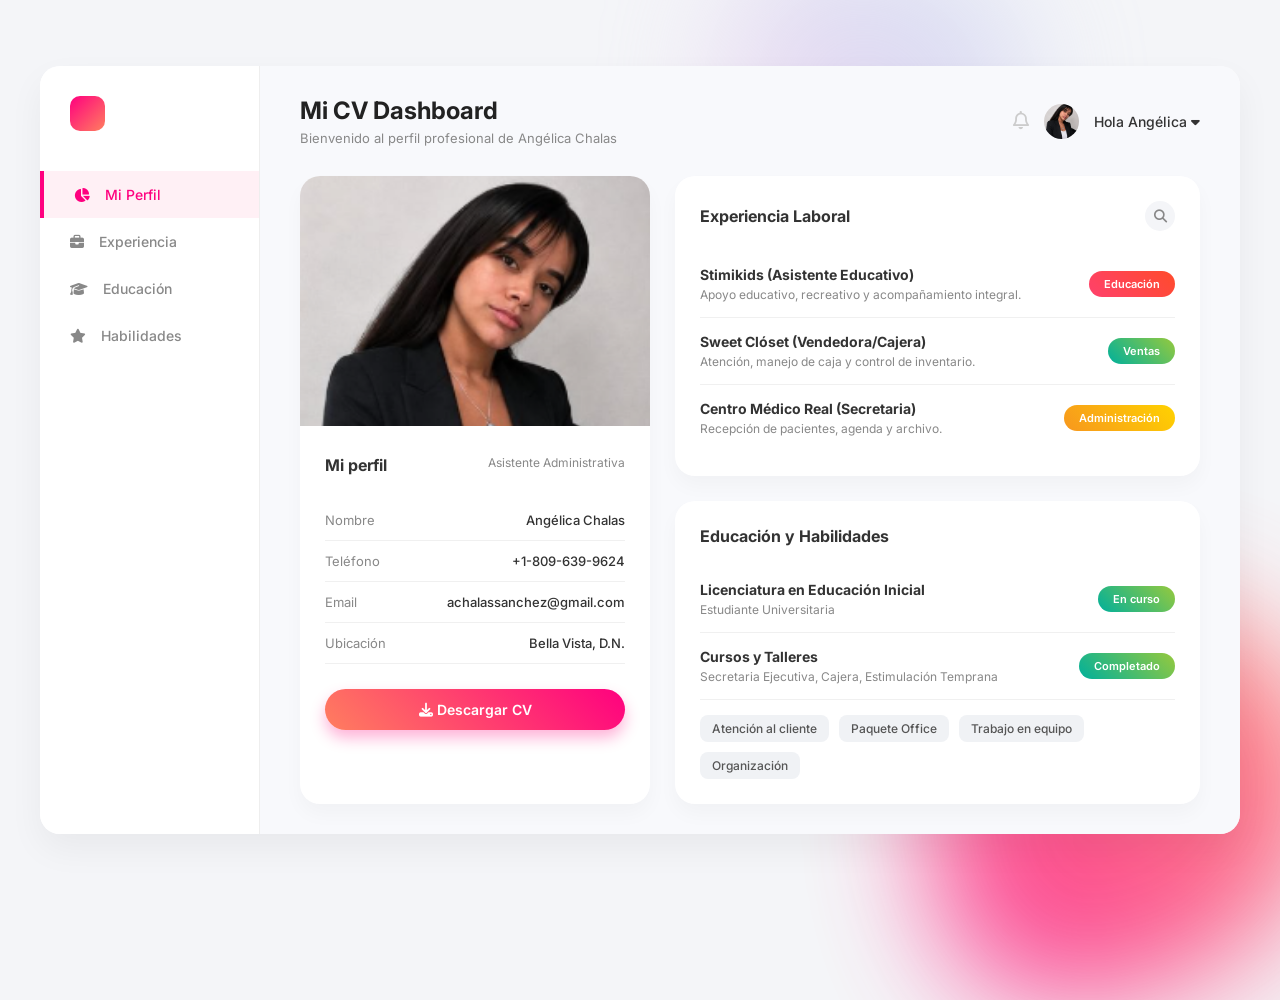
<file: Marcelo_Alarcón_CV/index.html>
<!DOCTYPE html>
<html lang="es">
<head>
    <meta charset="UTF-8">
    <meta name="viewport" content="width=device-width, initial-scale=1.0">
    <title>CV Dashboard - Angélica Chalas</title>
    <link rel="stylesheet" href="style.css">
    <link rel="stylesheet" href="https://cdnjs.cloudflare.com/ajax/libs/font-awesome/6.4.0/css/all.min.css">
    <link href="https://fonts.googleapis.com/css2?family=Inter:wght@300;400;500;600;700&display=swap" rel="stylesheet">
</head>
<body>

    <div class="bg-shape shape-1"></div>
    <div class="bg-shape shape-2"></div>

    <div class="dashboard-container">
        
        <aside class="sidebar">
            <div class="logo">
                <div class="logo-icon"></div>
            </div>
            <nav class="nav-menu">
                <a href="#" class="nav-item active"><i class="fa-solid fa-chart-pie"></i> Mi Perfil</a>
                <a href="#" class="nav-item"><i class="fa-solid fa-briefcase"></i> Experiencia</a>
                <a href="#" class="nav-item"><i class="fa-solid fa-graduation-cap"></i> Educación</a>
                <a href="#" class="nav-item"><i class="fa-solid fa-star"></i> Habilidades</a>
            </nav>
        </aside>

        <main class="main-content">
            
            <header class="top-header">
                <div>
                    <h1>Mi CV Dashboard</h1>
                    <p>Bienvenido al perfil profesional de Angélica Chalas</p>
                </div>
                <div class="user-profile-mini">
                    <i class="fa-regular fa-bell"></i>
                    <img src="foto.png" alt="Miniatura">
                    <span>Hola Angélica <i class="fa-solid fa-caret-down"></i></span>
                </div>
            </header>

            <div class="cards-grid">
                
                <div class="card profile-card">
                    <div class="profile-image-container">
                        <img src="foto.png" alt="Angélica Chalas">
                    </div>
                    
                    <div class="profile-info">
                        <div class="profile-header-text">
                            <h2>Mi perfil</h2>
                            <span class="status">Asistente Administrativa</span>
                        </div>
                        
                        <div class="info-row">
                            <span class="label">Nombre</span>
                            <span class="value">Angélica Chalas</span>
                        </div>
                        <div class="info-row">
                            <span class="label">Teléfono</span>
                            <span class="value">+1-809-639-9624</span>
                        </div>
                        <div class="info-row">
                            <span class="label">Email</span>
                            <span class="value">achalassanchez@gmail.com</span>
                        </div>
                        <div class="info-row">
                            <span class="label">Ubicación</span>
                            <span class="value">Bella Vista, D.N.</span>
                        </div>

                        <div class="action-container">
                            <button id="downloadBtn" class="btn-gradient">
                                <i class="fa-solid fa-download"></i> Descargar CV
                            </button>
                        </div>
                    </div>
                </div>

                <div class="card experience-card">
                    <div class="card-header">
                        <h2>Experiencia Laboral</h2>
                        <button class="btn-icon"><i class="fa-solid fa-magnifying-glass"></i></button>
                    </div>
                    
                    <div class="list-item">
                        <div class="item-details">
                            <strong>Stimikids (Asistente Educativo)</strong>
                            <p>Apoyo educativo, recreativo y acompañamiento integral.</p>
                        </div>
                        <span class="badge badge-pink">Educación</span>
                    </div>

                    <div class="list-item">
                        <div class="item-details">
                            <strong>Sweet Clóset (Vendedora/Cajera)</strong>
                            <p>Atención, manejo de caja y control de inventario.</p>
                        </div>
                        <span class="badge badge-green">Ventas</span>
                    </div>

                    <div class="list-item">
                        <div class="item-details">
                            <strong>Centro Médico Real (Secretaria)</strong>
                            <p>Recepción de pacientes, agenda y archivo.</p>
                        </div>
                        <span class="badge badge-orange">Administración</span>
                    </div>
                </div>

                <div class="card education-card">
                    <div class="card-header">
                        <h2>Educación y Habilidades</h2>
                    </div>

                    <div class="list-item">
                        <div class="item-details">
                            <strong>Licenciatura en Educación Inicial</strong>
                            <p>Estudiante Universitaria</p>
                        </div>
                        <span class="badge badge-green">En curso</span>
                    </div>

                    <div class="list-item">
                        <div class="item-details">
                            <strong>Cursos y Talleres</strong>
                            <p>Secretaria Ejecutiva, Cajera, Estimulación Temprana</p>
                        </div>
                        <span class="badge badge-green">Completado</span>
                    </div>
                    
                    <div class="skills-tags">
                        <span class="tag">Atención al cliente</span>
                        <span class="tag">Paquete Office</span>
                        <span class="tag">Trabajo en equipo</span>
                        <span class="tag">Organización</span>
                    </div>
                </div>

            </div>
        </main>
    </div>

    <script src="script.js"></script>
</body>
</html>
</file>
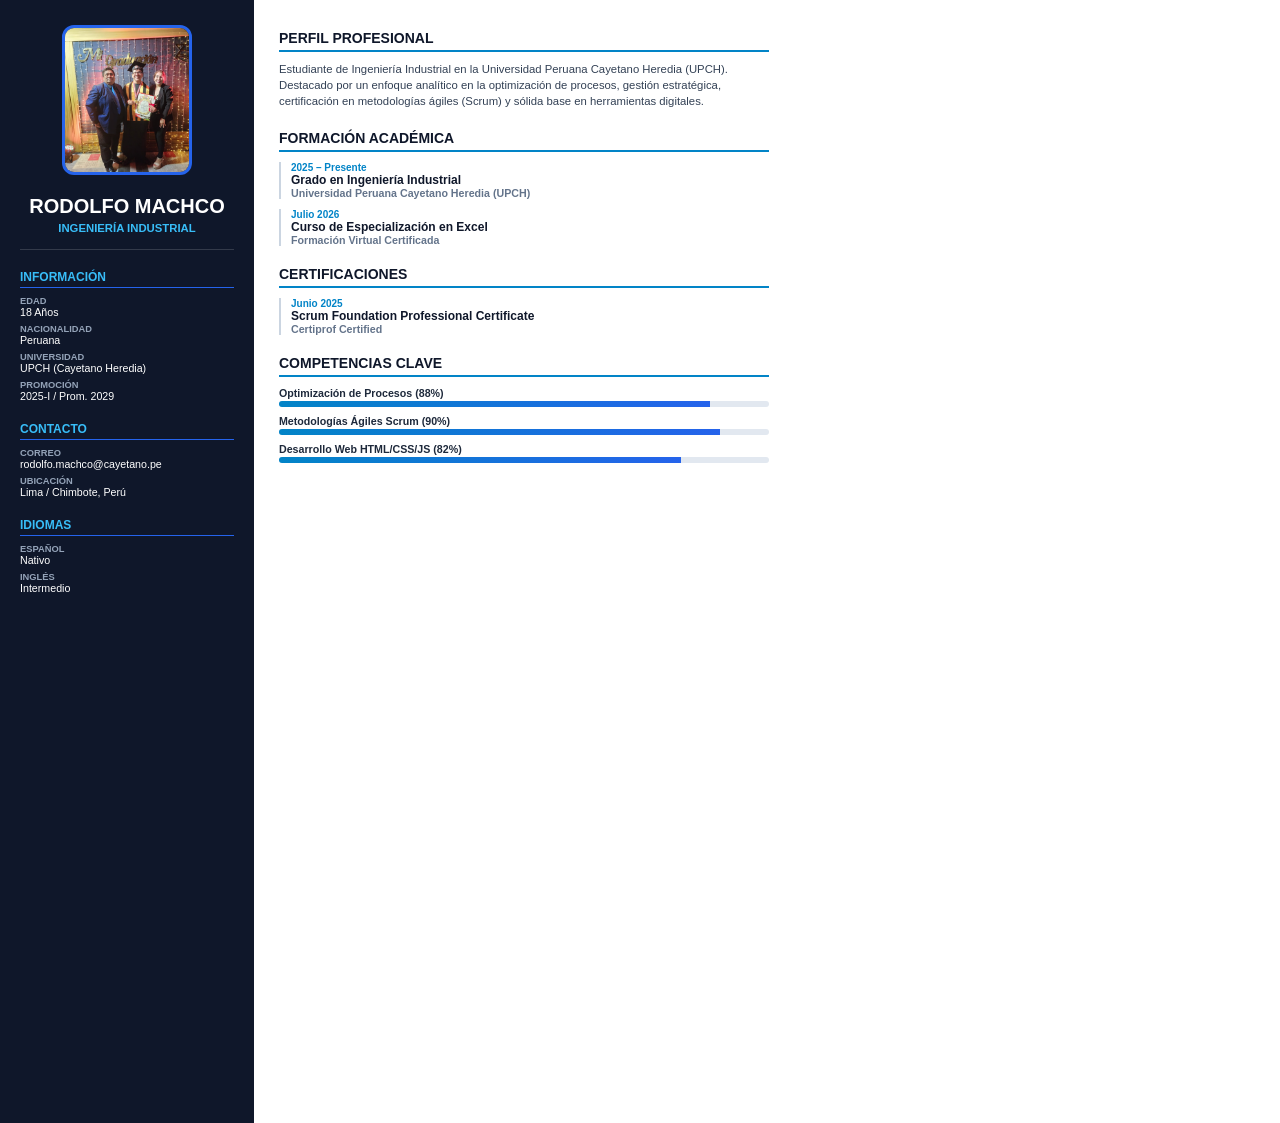
<file: AARON_CV/generar_cv.html>
<!DOCTYPE html>
<html lang="es">
<head>
    <meta charset="UTF-8">
    <title>CV Rodolfo Machco Cueva</title>
    <style>
        @page { size: A4; margin: 0; }
        * { box-sizing: border-box; margin: 0; padding: 0; font-family: 'Segoe UI', Tahoma, Geneva, Verdana, sans-serif; }
        body { background: #ffffff; color: #1e293b; }
        .cv-container { width: 210mm; min-height: 297mm; display: flex; }
        .left-col { width: 32%; background-color: #0f172a; color: #ffffff; padding: 25px 20px; }
        .right-col { width: 68%; background-color: #ffffff; padding: 30px 25px; }
        .photo-box { width: 130px; height: 150px; margin: 0 auto 20px auto; border-radius: 12px; overflow: hidden; border: 3px solid #2563eb; }
        .photo-box img { width: 100%; height: 100%; object-fit: cover; }
        .name-title { text-align: center; margin-bottom: 20px; border-bottom: 1px solid rgba(255,255,255,0.15); padding-bottom: 15px; }
        .name-title h1 { font-size: 15pt; font-weight: 800; color: #ffffff; text-transform: uppercase; }
        .name-title p { font-size: 8.5pt; color: #38bdf8; font-weight: 600; text-transform: uppercase; margin-top: 4px; }
        .sidebar-section { margin-bottom: 20px; }
        .sidebar-title { font-size: 9pt; font-weight: 800; color: #38bdf8; text-transform: uppercase; border-bottom: 1.5px solid #2563eb; padding-bottom: 3px; margin-bottom: 8px; }
        .sidebar-item { font-size: 8pt; margin-bottom: 6px; }
        .sidebar-item label { display: block; font-size: 7pt; color: #94a3b8; text-transform: uppercase; font-weight: 700; }
        .main-section { margin-bottom: 20px; }
        .main-title { font-size: 10.5pt; font-weight: 800; color: #0f172a; text-transform: uppercase; border-bottom: 2px solid #0284c7; padding-bottom: 4px; margin-bottom: 10px; }
        .profile-p { font-size: 8.5pt; line-height: 1.4; color: #334155; }
        .timeline-item { margin-bottom: 10px; padding-left: 10px; border-left: 2px solid #cbd5e1; }
        .timeline-date { font-size: 7.5pt; font-weight: 800; color: #0284c7; }
        .timeline-title { font-size: 9pt; font-weight: 700; color: #0f172a; }
        .timeline-sub { font-size: 8pt; color: #64748b; font-weight: 600; }
        .skill-bar-item { margin-bottom: 8px; }
        .skill-label { font-size: 8pt; font-weight: 700; color: #1e293b; margin-bottom: 2px; }
        .bar-bg { height: 6px; background-color: #e2e8f0; border-radius: 3px; overflow: hidden; }
        .bar-fill { height: 100%; background: linear-gradient(90deg, #0284c7, #2563eb); }
    </style>
</head>
<body>
    <div class="cv-container">
        <div class="left-col">
            <div class="photo-box">
                <img src="perfil_graduacion.jpg" onerror="this.onerror=null; this.src='perfil_graduacion.png';" alt="Rodolfo Machco">
            </div>
            <div class="name-title">
                <h1>Rodolfo Machco</h1>
                <p>Ingeniería Industrial</p>
            </div>
            <div class="sidebar-section">
                <div class="sidebar-title">Información</div>
                <div class="sidebar-item"><label>Edad</label><span>18 Años</span></div>
                <div class="sidebar-item"><label>Nacionalidad</label><span>Peruana</span></div>
                <div class="sidebar-item"><label>Universidad</label><span>UPCH (Cayetano Heredia)</span></div>
                <div class="sidebar-item"><label>Promoción</label><span>2025-I / Prom. 2029</span></div>
            </div>
            <div class="sidebar-section">
                <div class="sidebar-title">Contacto</div>
                <div class="sidebar-item"><label>Correo</label><span>rodolfo.machco@cayetano.pe</span></div>
                <div class="sidebar-item"><label>Ubicación</label><span>Lima / Chimbote, Perú</span></div>
            </div>
            <div class="sidebar-section">
                <div class="sidebar-title">Idiomas</div>
                <div class="sidebar-item"><label>Español</label><span>Nativo</span></div>
                <div class="sidebar-item"><label>Inglés</label><span>Intermedio</span></div>
            </div>
        </div>
        <div class="right-col">
            <div class="main-section">
                <div class="main-title">Perfil Profesional</div>
                <p class="profile-p">Estudiante de Ingeniería Industrial en la Universidad Peruana Cayetano Heredia (UPCH). Destacado por un enfoque analítico en la optimización de procesos, gestión estratégica, certificación en metodologías ágiles (Scrum) y sólida base en herramientas digitales.</p>
            </div>
            <div class="main-section">
                <div class="main-title">Formación Académica</div>
                <div class="timeline-item">
                    <div class="timeline-date">2025 – Presente</div>
                    <div class="timeline-title">Grado en Ingeniería Industrial</div>
                    <div class="timeline-sub">Universidad Peruana Cayetano Heredia (UPCH)</div>
                </div>
                <div class="timeline-item">
                    <div class="timeline-date">Julio 2026</div>
                    <div class="timeline-title">Curso de Especialización en Excel</div>
                    <div class="timeline-sub">Formación Virtual Certificada</div>
                </div>
            </div>
            <div class="main-section">
                <div class="main-title">Certificaciones</div>
                <div class="timeline-item">
                    <div class="timeline-date">Junio 2025</div>
                    <div class="timeline-title">Scrum Foundation Professional Certificate</div>
                    <div class="timeline-sub">Certiprof Certified</div>
                </div>
            </div>
            <div class="main-section">
                <div class="main-title">Competencias Clave</div>
                <div class="skill-bar-item"><div class="skill-label">Optimización de Procesos (88%)</div><div class="bar-bg"><div class="bar-fill" style="width: 88%;"></div></div></div>
                <div class="skill-bar-item"><div class="skill-label">Metodologías Ágiles Scrum (90%)</div><div class="bar-bg"><div class="bar-fill" style="width: 90%;"></div></div></div>
                <div class="skill-bar-item"><div class="skill-label">Desarrollo Web HTML/CSS/JS (82%)</div><div class="bar-bg"><div class="bar-fill" style="width: 82%;"></div></div></div>
            </div>
        </div>
    </div>
</body>
</html>
</file>
<file: Marcelo_Alarcón_CV/style.css>
* {
    margin: 0;
    padding: 0;
    box-sizing: border-box;
    font-family: 'Inter', sans-serif;
}

body {
    background-color: #f4f5f8;
    color: #333;
    min-height: 100vh;
    display: flex;
    justify-content: center;
    align-items: center;
    overflow-x: hidden;
    position: relative;
}

/* Formas abstractas de fondo */
.bg-shape {
    position: absolute;
    z-index: -1;
    border-radius: 40% 60% 70% 30% / 40% 50% 60% 50%;
    filter: blur(60px);
    opacity: 0.8;
}

.shape-1 {
    width: 400px;
    height: 400px;
    background: linear-gradient(45deg, #ff007f, #ff7e5f);
    bottom: -100px;
    right: -50px;
}

.shape-2 {
    width: 300px;
    height: 300px;
    background: linear-gradient(45deg, #fbc2eb, #a6c1ee);
    top: -50px;
    right: 20%;
    opacity: 0.5;
}

/* Contenedor principal del Dashboard */
.dashboard-container {
    width: 95%;
    max-width: 1200px;
    background: rgba(255, 255, 255, 0.6);
    backdrop-filter: blur(20px);
    border-radius: 20px;
    display: flex;
    box-shadow: 0 15px 35px rgba(0,0,0,0.05);
    overflow: hidden;
    min-height: 80vh;
}

/* --- SIDEBAR --- */
.sidebar {
    width: 220px;
    background-color: #fff;
    padding: 30px 0;
    display: flex;
    flex-direction: column;
    border-right: 1px solid #eee;
}

.logo {
    display: flex;
    align-items: center;
    padding: 0 30px;
    margin-bottom: 40px;
}

.logo-icon {
    width: 35px;
    height: 35px;
    background: linear-gradient(135deg, #ff007f, #ff7e5f);
    border-radius: 10px;
}

.nav-menu {
    display: flex;
    flex-direction: column;
}

.nav-item {
    padding: 15px 30px;
    text-decoration: none;
    color: #888;
    font-size: 14px;
    font-weight: 500;
    display: flex;
    align-items: center;
    gap: 15px;
    transition: all 0.3s;
}

.nav-item:hover, .nav-item.active {
    color: #ff007f;
    border-left: 4px solid #ff007f;
    background-color: #fff0f5;
}

/* --- CONTENIDO PRINCIPAL --- */
.main-content {
    flex: 1;
    padding: 30px 40px;
    background-color: #f8f9fc;
}

/* Header */
.top-header {
    display: flex;
    justify-content: space-between;
    align-items: center;
    margin-bottom: 30px;
}

.top-header h1 {
    font-size: 24px;
    color: #222;
}

.top-header p {
    font-size: 13px;
    color: #888;
    margin-top: 5px;
}

.user-profile-mini {
    display: flex;
    align-items: center;
    gap: 15px;
    font-size: 14px;
    font-weight: 500;
}

.user-profile-mini img {
    width: 35px;
    height: 35px;
    border-radius: 50%;
    object-fit: cover;
}

.fa-bell {
    color: #ccc;
    font-size: 18px;
}

/* --- GRID DE TARJETAS --- */
.cards-grid {
    display: grid;
    grid-template-columns: 1fr 1.5fr;
    grid-template-rows: auto auto;
    gap: 25px;
}

.card {
    background: #fff;
    border-radius: 20px;
    padding: 25px;
    box-shadow: 0 10px 20px rgba(0,0,0,0.03);
}

.card-header {
    display: flex;
    justify-content: space-between;
    align-items: center;
    margin-bottom: 20px;
}

.card-header h2 {
    font-size: 16px;
    color: #333;
}

/* Tarjeta Perfil */
.profile-card {
    grid-row: span 2;
    padding: 0;
    overflow: hidden;
}

.profile-image-container img {
    width: 100%;
    height: 250px;
    object-fit: cover;
    object-position: top;
}

.profile-info {
    padding: 25px;
}

.profile-header-text {
    display: flex;
    justify-content: space-between;
    margin-bottom: 25px;
}

.profile-header-text h2 {
    font-size: 16px;
}

.status {
    font-size: 12px;
    color: #888;
}

.info-row {
    display: flex;
    justify-content: space-between;
    border-bottom: 1px solid #f0f0f0;
    padding: 12px 0;
    font-size: 13px;
}

.info-row .label {
    color: #888;
}

.info-row .value {
    color: #333;
    font-weight: 500;
}

/* Botón degradado */
.action-container {
    margin-top: 25px;
    text-align: center;
}

.btn-gradient {
    background: linear-gradient(45deg, #ff7e5f, #ff007f);
    color: #fff;
    border: none;
    padding: 12px 30px;
    border-radius: 30px;
    font-size: 14px;
    font-weight: 600;
    cursor: pointer;
    box-shadow: 0 8px 15px rgba(255, 0, 127, 0.3);
    transition: transform 0.2s;
    width: 100%;
}

.btn-gradient:hover {
    transform: translateY(-2px);
}

/* Listas (Experiencia/Educación) */
.list-item {
    display: flex;
    justify-content: space-between;
    align-items: center;
    border-bottom: 1px solid #f0f0f0;
    padding: 15px 0;
}

.list-item:last-child {
    border-bottom: none;
}

.item-details strong {
    font-size: 14px;
    display: block;
    margin-bottom: 4px;
    color: #333;
}

.item-details p {
    font-size: 12px;
    color: #888;
}

/* Badges estilo botones de la imagen */
.badge {
    padding: 6px 15px;
    border-radius: 20px;
    font-size: 11px;
    font-weight: 600;
    color: #fff;
}

.badge-pink { background: linear-gradient(45deg, #ff416c, #ff4b2b); }
.badge-green { background: linear-gradient(45deg, #00b09b, #96c93d); }
.badge-orange { background: linear-gradient(45deg, #f7971e, #ffd200); }

/* Botón icono lupa */
.btn-icon {
    background: #f4f5f8;
    border: none;
    width: 30px;
    height: 30px;
    border-radius: 50%;
    color: #888;
    cursor: pointer;
}

/* Etiquetas Habilidades */
.skills-tags {
    margin-top: 15px;
    display: flex;
    flex-wrap: wrap;
    gap: 10px;
}

.tag {
    background: #f0f2f5;
    color: #555;
    padding: 6px 12px;
    border-radius: 8px;
    font-size: 12px;
    font-weight: 500;
}

/* Responsivo */
@media (max-width: 900px) {
    .dashboard-container {
        flex-direction: column;
    }
    .sidebar {
        width: 100%;
        flex-direction: row;
        padding: 15px;
        justify-content: space-between;
    }
    .nav-menu {
        flex-direction: row;
    }
    .nav-item span {
        display: none;
    }
    .cards-grid {
        grid-template-columns: 1fr;
    }
    .profile-card {
        grid-row: auto;
    }
}
</file>
